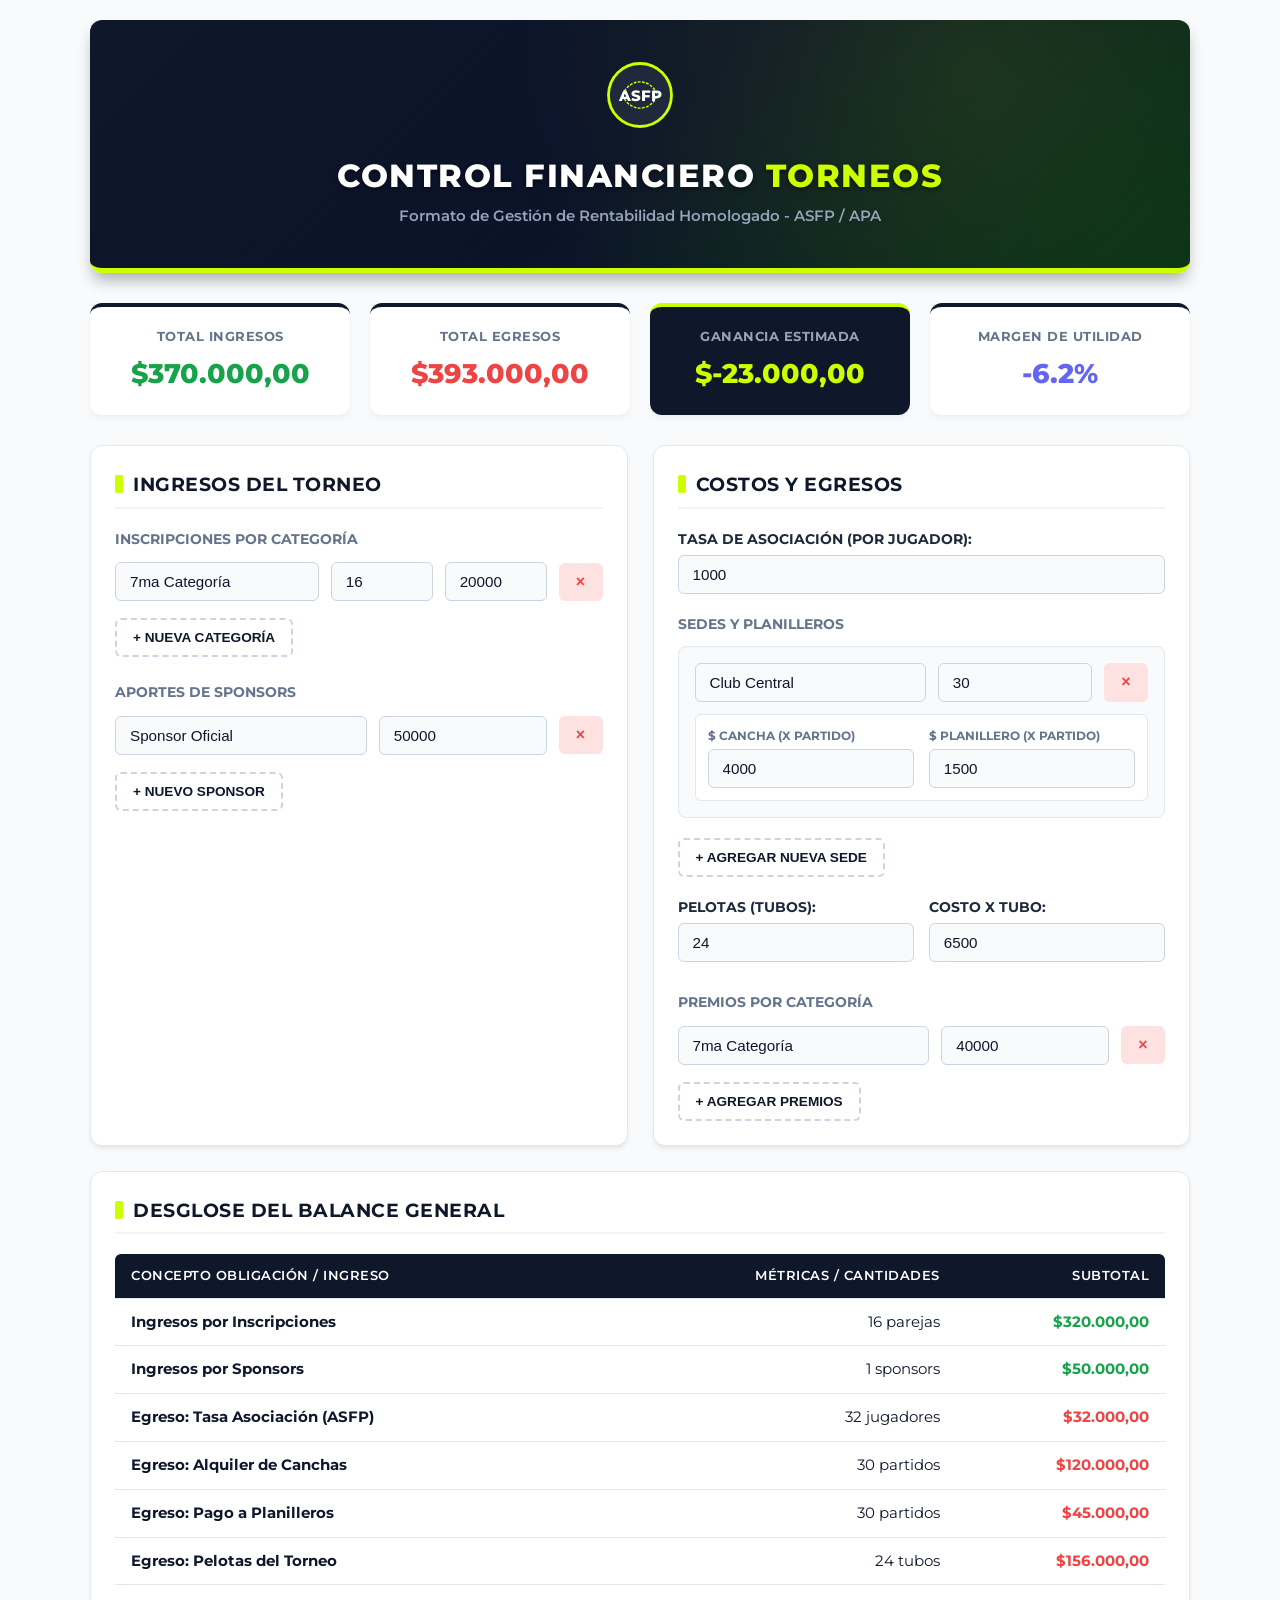
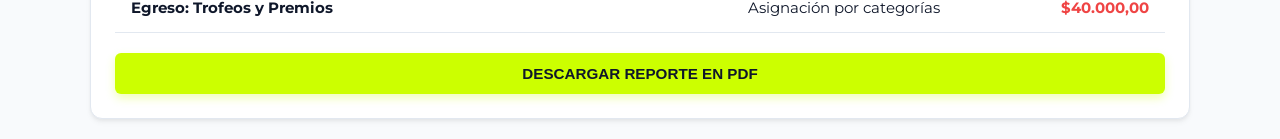
<file: rentabilidadtorneo.html>
<!DOCTYPE html>
<html lang="es">
<head>
    <meta charset="UTF-8">
    <meta name="viewport" content="width=device-width, initial-scale=1.0">
    <title>Balance rápido de Torneos</title>
    <style>
        :root {
            /* Paleta de colores inspirada en ASFP / APA */
            --navy-dark: #0f172a;      /* Azul marino profundo para fondos de tarjetas/headers */
            --navy-light: #1e293b;     /* Azul marino intermedio */
            --padel-green: #ccff00;    /* Verde lima/neón característico de pelotas y acentos ASFP */
            --padel-green-hover: #b5e600;
            --bg-main: #f8fafc;        /* Fondo gris muy claro para el resto de la pantalla */
            --text-dark: #0f172a;
            --text-light: #64748b;
            --border: #cbd5e1;
            --danger: #ef4444;
            --success: #22c55e;
        }

        body {
            font-family: 'Montserrat', 'Segoe UI', Tahoma, Geneva, Verdana, sans-serif;
            background-color: var(--bg-main);
            color: var(--text-dark);
            line-height: 1.5;
            margin: 0;
            padding: 20px;
        }

        .container {
            max-width: 1100px;
            margin: 0 auto;
        }

        /* Header Deportivo Renovado - Inspirado en APA */
        header {
            background: linear-gradient(135deg, var(--navy-dark) 0%, #0b1329 50%, #052e16 100%), 
                        linear-gradient(rgba(204, 255, 0, 0.03) 1px, transparent 1px),
                        linear-gradient(90deg, rgba(204, 255, 0, 0.03) 1px, transparent 1px);
            background-size: 100% 100%, 20px 20px, 20px 20px;
            color: white;
            padding: 40px 20px;
            border-radius: 12px;
            text-align: center;
            margin-bottom: 30px;
            box-shadow: 0 10px 15px -3px rgba(0, 0, 0, 0.3);
            border-bottom: 5px solid var(--padel-green);
            position: relative;
            overflow: hidden;
        }

        header::before {
            content: '';
            position: absolute;
            top: 0; right: 0; bottom: 0; left: 0;
            background: radial-gradient(circle at 80% 20%, rgba(204, 255, 0, 0.1) 0%, transparent 50%);
            pointer-events: none;
        }

        /* Logo SVG dinámico inspirado en ASFP */
        .logo-container {
            margin-bottom: 15px;
            position: relative;
            z-index: 1;
        }

        header h1 {
            font-size: 2rem;
            font-weight: 800;
            margin: 0 0 5px 0;
            text-transform: uppercase;
            letter-spacing: 1.5px;
            position: relative;
            z-index: 1;
            text-shadow: 0 2px 4px rgba(0,0,0,0.5);
        }

        header h1 span {
            color: var(--padel-green);
        }

        header p {
            color: #94a3b8;
            margin: 0;
            font-size: 0.95rem;
            position: relative;
            z-index: 1;
            font-weight: 600;
        }

        .grid {
            display: grid;
            grid-template-columns: 1fr;
            gap: 25px;
        }

        @media (min-width: 768px) {
            .grid {
                grid-template-columns: 1fr 1fr;
            }
            .full-width {
                grid-column: span 2;
            }
        }

        .card {
            background: white;
            border-radius: 12px;
            padding: 24px;
            box-shadow: 0 4px 6px -1px rgba(0, 0, 0, 0.05), 0 2px 4px -1px rgba(0, 0, 0, 0.06);
            border: 1px solid #e2e8f0;
        }

        .card h2 {
            font-size: 1.2rem;
            color: var(--navy-dark);
            margin-top: 0;
            margin-bottom: 20px;
            border-bottom: 2px solid #f1f5f9;
            padding-bottom: 8px;
            text-transform: uppercase;
            letter-spacing: 0.5px;
            display: flex;
            align-items: center;
        }

        .card h2::before {
            content: '';
            display: inline-block;
            width: 8px;
            height: 18px;
            background-color: var(--padel-green);
            margin-right: 10px;
            border-radius: 2px;
        }

        .form-group {
            margin-bottom: 15px;
        }

        label {
            display: block;
            font-weight: 700;
            margin-bottom: 6px;
            font-size: 0.85rem;
            color: var(--navy-light);
            text-transform: uppercase;
        }

        input, select {
            width: 100%;
            padding: 10px 14px;
            border: 1px solid var(--border);
            border-radius: 6px;
            box-sizing: border-box;
            font-size: 0.95rem;
            color: var(--text-dark);
            background-color: #f8fafc;
            transition: all 0.2s;
        }

        input:focus {
            outline: none;
            border-color: var(--navy-dark);
            background-color: #ffffff;
            box-shadow: 0 0 0 3px rgba(15, 23, 42, 0.1);
        }

        .dynamic-row {
            display: grid;
            grid-template-columns: 2fr 1fr 1fr 44px;
            gap: 12px;
            align-items: center;
            margin-bottom: 12px;
        }

        .dynamic-row.sponsor-row {
            grid-template-columns: 3fr 2fr 44px;
        }

        /* Botones */
        .btn {
            background-color: var(--navy-dark);
            color: white;
            border: none;
            padding: 10px 16px;
            border-radius: 6px;
            cursor: pointer;
            font-weight: 700;
            font-size: 0.85rem;
            text-transform: uppercase;
            transition: all 0.2s;
            display: inline-flex;
            align-items: center;
            justify-content: center;
        }

        .btn:hover {
            background-color: var(--navy-light);
            transform: translateY(-1px);
        }

        .btn-danger {
            background-color: #fee2e2;
            color: var(--danger);
            font-weight: bold;
            font-size: 1rem;
        }
        .btn-danger:hover {
            background-color: var(--danger);
            color: white;
        }

        .btn-add {
            margin-top: 5px;
            background-color: transparent;
            color: var(--navy-dark);
            border: 2px dashed var(--border);
        }
        .btn-add:hover {
            background-color: #f1f5f9;
            border-color: var(--navy-dark);
        }

        /* Botón de acción principal para descarga */
        .btn-download {
            background-color: var(--padel-green);
            color: var(--navy-dark);
            font-size: 0.95rem;
            padding: 12px 24px;
            box-shadow: 0 4px 10px rgba(204, 255, 0, 0.3);
            width: 100%;
            margin-top: 20px;
        }
        .btn-download:hover {
            background-color: var(--padel-green-hover);
            color: var(--navy-dark);
        }

        /* Bloques de sedes / clubes */
        .club-block {
            background: #f8fafc;
            border: 1px solid #e2e8f0;
            border-radius: 8px;
            padding: 16px;
            margin-bottom: 15px;
            box-shadow: inset 0 1px 2px rgba(0,0,0,0.02);
        }

        .club-main-info {
            display: grid;
            grid-template-columns: 3fr 2fr 44px;
            gap: 12px;
            margin-bottom: 12px;
        }

        .club-costs-info {
            display: grid;
            grid-template-columns: 1fr 1fr;
            gap: 15px;
            background: #ffffff;
            padding: 12px;
            border-radius: 6px;
            border: 1px solid #e2e8f0;
        }

        .sub-label {
            font-size: 0.75rem;
            color: var(--text-light);
            font-weight: 700;
            text-transform: uppercase;
            margin-bottom: 4px;
            display: block;
        }

        /* Dashboard */
        .dashboard {
            display: grid;
            grid-template-columns: repeat(auto-fit, minmax(220px, 1fr));
            gap: 20px;
            margin-bottom: 30px;
        }

        .kpi-card {
            background: white;
            padding: 20px;
            border-radius: 12px;
            text-align: center;
            box-shadow: 0 4px 6px -1px rgba(0, 0, 0, 0.05);
            border-top: 4px solid var(--navy-dark);
        }

        .kpi-card.destacado {
            background-color: var(--navy-dark);
            color: white;
            border-top: 4px solid var(--padel-green);
        }

        .kpi-card.destacado .kpi-title {
            color: #94a3b8;
        }

        .kpi-title {
            color: var(--text-light);
            font-size: 0.8rem;
            font-weight: 700;
            text-transform: uppercase;
            letter-spacing: 0.5px;
        }

        .kpi-val {
            font-size: 1.7rem;
            font-weight: 800;
            margin-top: 8px;
        }

        .positive { color: #16a34a; }
        .negative { color: var(--danger); }
        .kpi-card.destacado .positive { color: var(--padel-green); }

        /* Tabla de Balance */
        table {
            width: 100%;
            border-collapse: collapse;
            margin-top: 15px;
            font-size: 0.95rem;
        }

        th, td {
            padding: 12px 16px;
            text-align: left;
            border-bottom: 1px solid #e2e8f0;
        }

        th {
            background-color: var(--navy-dark);
            color: white;
            font-weight: 600;
            text-transform: uppercase;
            font-size: 0.8rem;
            letter-spacing: 0.5px;
        }

        th:first-child { border-top-left-radius: 6px; }
        th:last-child { border-top-right-radius: 6px; }

        tr:hover td {
            background-color: #f8fafc;
        }

        .text-right { text-align: right; }

        /* Estilos específicos para impresión / Guardado en PDF */
        @media print {
            body {
                background-color: #ffffff;
                padding: 0;
                color: #000000;
            }
            .container {
                max-width: 100%;
            }
            header {
                box-shadow: none;
                border-radius: 0;
                background: var(--navy-dark) !important;
                color: white !important;
                -webkit-print-color-adjust: exact;
                print-color-adjust: exact;
            }
            header h1 span {
                color: var(--padel-green) !important;
            }
            .card {
                box-shadow: none !important;
                border: 1px solid #cbd5e1 !important;
                page-break-inside: avoid;
            }
            .kpi-card {
                box-shadow: none !important;
                border: 1px solid #cbd5e1 !important;
                -webkit-print-color-adjust: exact;
                print-color-adjust: exact;
            }
            .kpi-card.destacado {
                background-color: var(--navy-dark) !important;
                color: white !important;
            }
            /* Ocultar bloques de carga interactivos en el reporte final para que el PDF quede limpio */
            .grid > .card:not(.full-width) {
                display: none !important; 
            }
            .grid {
                display: block !important;
            }
            .full-width {
                width: 100% !important;
                border: none !important;
                padding: 0 !important;
            }
            .btn-download {
                display: none !important;
            }
            th {
                background-color: var(--navy-dark) !important;
                color: white !important;
                -webkit-print-color-adjust: exact;
                print-color-adjust: exact;
            }
        }
    </style>
    <link href="https://fonts.googleapis.com/css2?family=Montserrat:wght@400;600;700;800&display=swap" rel="stylesheet">
</head>
<body>

<div class="container">
    <header>
        <div class="logo-container">
            <svg width="70" height="70" viewBox="0 0 100 100" fill="none" xmlns="http://www.w3.org/2000/svg">
                <circle cx="50" cy="50" r="45" fill="#1e293b" stroke="#ccff00" stroke-width="4"/>
                <path d="M25 50 C 35 25, 65 25, 75 50" stroke="#ccff00" stroke-width="2" stroke-dasharray="4 2"/>
                <path d="M25 50 C 35 75, 65 75, 75 50" stroke="#ccff00" stroke-width="2" stroke-dasharray="4 2"/>
                <text x="50" y="58" fill="#ffffff" font-family="'Montserrat', sans-serif" font-weight="800" font-size="22" text-anchor="middle">ASFP</text>
            </svg>
        </div>
        <h1>Control Financiero <span>Torneos</span></h1>
        <p>Formato de Gestión de Rentabilidad Homologado - ASFP / APA</p>
    </header>

    <div class="dashboard">
        <div class="kpi-card">
            <div class="kpi-title">Total Ingresos</div>
            <div class="kpi-val positive" id="lbl-total-ingresos">$0.00</div>
        </div>
        <div class="kpi-card">
            <div class="kpi-title">Total Egresos</div>
            <div class="kpi-val negative" id="lbl-total-egresos">$0.00</div>
        </div>
        <div class="kpi-card destacado">
            <div class="kpi-title">Ganancia Estimada</div>
            <div class="kpi-val positive" id="lbl-ganancia">$0.00</div>
        </div>
        <div class="kpi-card">
            <div class="kpi-title">Margen de Utilidad</div>
            <div class="kpi-val" id="lbl-margen" style="color: #6366f1;">0%</div>
        </div>
    </div>

    <div class="grid">
        
        <div class="card">
            <h2>Ingresos del Torneo</h2>
            
            <div style="margin-bottom: 25px;">
                <h3 style="font-size: 0.9rem; margin-bottom: 12px; color: var(--text-light); text-transform: uppercase; font-weight:700;">Inscripciones por Categoría</h3>
                <div id="container-categorias">
                    <div class="dynamic-row">
                        <input type="text" placeholder="Ej: 5ta Caballeros" value="7ma Categoría" class="cat-nombre">
                        <input type="number" placeholder="Parejas" value="16" class="cat-parejas" oninput="calcular()">
                        <input type="number" placeholder="Precio x Pareja" value="20000" class="cat-precio" oninput="calcular()">
                        <button class="btn btn-danger" onclick="eliminarFila(this)">×</button>
                    </div>
                </div>
                <button class="btn btn-add" onclick="agregarCategoria()">+ Nueva Categoría</button>
            </div>

            <div>
                <h3 style="font-size: 0.9rem; margin-bottom: 12px; color: var(--text-light); text-transform: uppercase; font-weight:700;">Aportes de Sponsors</h3>
                <div id="container-sponsors">
                    <div class="dynamic-row sponsor-row">
                        <input type="text" placeholder="Nombre del Sponsor" value="Sponsor Oficial" class="spo-nombre">
                        <input type="number" placeholder="Monto" value="50000" class="spo-monto" oninput="calcular()">
                        <button class="btn btn-danger" onclick="eliminarFila(this)">×</button>
                    </div>
                </div>
                <button class="btn btn-add" onclick="agregarSponsor()">+ Nuevo Sponsor</button>
            </div>
        </div>

        <div class="card">
            <h2>Costos y Egresos</h2>
            
            <div class="form-group">
                <label for="txt-tasa-jugador">Tasa de Asociación (Por Jugador):</label>
                <input type="number" id="txt-tasa-jugador" value="1000" oninput="calcular()">
            </div>

            <div class="form-group" style="margin-top: 20px;">
                <h3 style="font-size: 0.9rem; margin-bottom: 10px; color: var(--text-light); text-transform: uppercase; font-weight:700;">Sedes y Planilleros</h3>
                
                <div id="container-clubes">
                    <div class="club-block">
                        <div class="club-main-info">
                            <input type="text" placeholder="Nombre de la Sede" value="Club Central" class="club-nombre">
                            <input type="number" placeholder="Partidos" value="30" class="club-partidos" oninput="calcular()">
                            <button class="btn btn-danger" onclick="eliminarBloqueClub(this)">×</button>
                        </div>
                        <div class="club-costs-info">
                            <div>
                                <span class="sub-label">$ Cancha (x Partido)</span>
                                <input type="number" value="4000" class="club-costo-cancha" oninput="calcular()">
                            </div>
                            <div>
                                <span class="sub-label">$ Planillero (x Partido)</span>
                                <input type="number" value="1500" class="club-costo-planil" oninput="calcular()">
                            </div>
                        </div>
                    </div>
                </div>
                <button class="btn btn-add" onclick="agregarClub()">+ Agregar Nueva Sede</button>
            </div>

            <div style="margin-top: 20px; display: grid; grid-template-columns: 1fr 1fr; gap: 15px;">
                <div class="form-group">
                    <label for="txt-pelotas-cant">Pelotas (Tubos):</label>
                    <input type="number" id="txt-pelotas-cant" value="24" oninput="calcular()">
                </div>
                <div class="form-group">
                    <label for="txt-pelotas-costo">Costo x Tubo:</label>
                    <input type="number" id="txt-pelotas-costo" value="6500" oninput="calcular()">
                </div>
            </div>

            <div style="margin-top: 15px;">
                <h3 style="font-size: 0.9rem; margin-bottom: 12px; color: var(--text-light); text-transform: uppercase; font-weight:700;">Premios por Categoría</h3>
                <div id="container-premios">
                    <div class="dynamic-row sponsor-row">
                        <input type="text" placeholder="Ej: 7ma Cat" value="7ma Categoría" class="premio-cat">
                        <input type="number" placeholder="Inversión Premios" value="40000" class="premio-monto" oninput="calcular()">
                        <button class="btn btn-danger" onclick="eliminarFila(this)">×</button>
                    </div>
                </div>
                <button class="btn btn-add" onclick="agregarPremio()">+ Agregar Premios</button>
            </div>
        </div>

        <div class="card full-width">
            <h2>Desglose del Balance General</h2>
            <table>
                <thead>
                    <tr>
                        <th>Concepto Obligación / Ingreso</th>
                        <th class="text-right">Métricas / Cantidades</th>
                        <th class="text-right">Subtotal</th>
                    </tr>
                </thead>
                <tbody>
                    <tr>
                        <td><strong>Ingresos por Inscripciones</strong></td>
                        <td id="det-inscripciones" class="text-right">0 parejas</td>
                        <td id="tot-inscripciones" class="text-right positive" style="font-weight: 700;">$0.00</td>
                    </tr>
                    <tr>
                        <td><strong>Ingresos por Sponsors</strong></td>
                        <td id="det-sponsors" class="text-right">0 sponsors</td>
                        <td id="tot-sponsors" class="text-right positive" style="font-weight: 700;">$0.00</td>
                    </tr>
                    <tr>
                        <td><strong>Egreso: Tasa Asociación (ASFP)</strong></td>
                        <td id="det-tasa" class="text-right">0 jugadores</td>
                        <td id="tot-tasa" class="text-right negative" style="font-weight: 700;">$0.00</td>
                    </tr>
                    <tr>
                        <td><strong>Egreso: Alquiler de Canchas</strong></td>
                        <td id="det-canchas" class="text-right">0 partidos totales</td>
                        <td id="tot-canchas" class="text-right negative" style="font-weight: 700;">$0.00</td>
                    </tr>
                    <tr>
                        <td><strong>Egreso: Pago a Planilleros</strong></td>
                        <td id="det-planilleros" class="text-right">0 partidos totales</td>
                        <td id="tot-planilleros" class="text-right negative" style="font-weight: 700;">$0.00</td>
                    </tr>
                    <tr>
                        <td><strong>Egreso: Pelotas del Torneo</strong></td>
                        <td id="det-pelotas" class="text-right">0 tubos</td>
                        <td id="tot-pelotas" class="text-right negative" style="font-weight: 700;">$0.00</td>
                    </tr>
                    <tr>
                        <td><strong>Egreso: Trofeos y Premios</strong></td>
                        <td class="text-right">Asignación por categorías</td>
                        <td id="tot-premios" class="text-right negative" style="font-weight: 700;">$0.00</td>
                    </tr>
                </tbody>
            </table>

            <button class="btn btn-download" onclick="descargarPDF()">Descargar Reporte en PDF</button>
        </div>
    </div>
</div>

<script>
    const formatMoneda = (valor) => {
        return '$' + parseFloat(valor).toLocaleString('es-AR', { minimumFractionDigits: 2, maximumFractionDigits: 2 });
    };

    function agregarCategoria() {
        const div = document.createElement('div');
        div.className = 'dynamic-row';
        div.innerHTML = `
            <input type="text" placeholder="Ej: 5ta Caballeros" class="cat-nombre">
            <input type="number" placeholder="Parejas" value="0" class="cat-parejas" oninput="calcular()">
            <input type="number" placeholder="Precio x Pareja" value="0" class="cat-precio" oninput="calcular()">
            <button class="btn btn-danger" onclick="eliminarFila(this)">×</button>
        `;
        document.getElementById('container-categorias').appendChild(div);
    }

    function agregarSponsor() {
        const div = document.createElement('div');
        div.className = 'dynamic-row sponsor-row';
        div.innerHTML = `
            <input type="text" placeholder="Nombre del Sponsor" class="spo-nombre">
            <input type="number" placeholder="Monto" value="0" class="spo-monto" oninput="calcular()">
            <button class="btn btn-danger" onclick="eliminarFila(this)">×</button>
        `;
        document.getElementById('container-sponsors').appendChild(div);
    }

    function agregarClub() {
        const div = document.createElement('div');
        div.className = 'club-block';
        div.innerHTML = `
            <div class="club-main-info">
                <input type="text" placeholder="Nombre de la Sede" class="club-nombre">
                <input type="number" placeholder="Partidos" value="0" class="club-partidos" oninput="calcular()">
                <button class="btn btn-danger" onclick="eliminarBloqueClub(this)">×</button>
            </div>
            <div class="club-costs-info">
                <div>
                    <span class="sub-label">$ Cancha (x Partido)</span>
                    <input type="number" value="0" class="club-costo-cancha" oninput="calcular()">
                </div>
                <div>
                    <span class="sub-label">$ Planillero (x Partido)</span>
                    <input type="number" value="0" class="club-costo-planil" oninput="calcular()">
                </div>
            </div>
        `;
        document.getElementById('container-clubes').appendChild(div);
    }

    function agregarPremio() {
        const div = document.createElement('div');
        div.className = 'dynamic-row sponsor-row';
        div.innerHTML = `
            <input type="text" placeholder="Ej: 7ma Cat" class="premio-cat">
            <input type="number" placeholder="Inversión Premios" value="0" class="premio-monto" oninput="calcular()">
            <button class="btn btn-danger" onclick="eliminarFila(this)">×</button>
        `;
        document.getElementById('container-premios').appendChild(div);
    }

    function eliminarFila(boton) {
        boton.parentElement.remove();
        calcular();
    }

    function eliminarBloqueClub(boton) {
        boton.closest('.club-block').remove();
        calcular();
    }

    function calcular() {
        // --- 1. CÁLCULO DE INGRESOS ---
        let totalInscripciones = 0;
        let totalParejas = 0;
        const filasCategorias = document.querySelectorAll('#container-categorias .dynamic-row');
        filasCategorias.forEach(fila => {
            const parejas = parseFloat(fila.querySelector('.cat-parejas').value) || 0;
            const precio = parseFloat(fila.querySelector('.cat-precio').value) || 0;
            totalInscripciones += (parejas * precio);
            totalParejas += parejas;
        });

        let totalSponsors = 0;
        let cantSponsors = 0;
        const filasSponsors = document.querySelectorAll('#container-sponsors .dynamic-row');
        filasSponsors.forEach(fila => {
            const monto = parseFloat(fila.querySelector('.spo-monto').value) || 0;
            if(monto > 0) cantSponsors++;
            totalSponsors += monto;
        });

        const totalIngresos = totalInscripciones + totalSponsors;

        // --- 2. CÁLCULO DE EGRESOS ---
        const totalJugadores = totalParejas * 2;
        const tasaPorJugador = parseFloat(document.getElementById('txt-tasa-jugador').value) || 0;
        const totalTasaAsociacion = totalJugadores * tasaPorJugador;

        let totalCanchas = 0;
        let totalPlanilleros = 0;
        let totalPartidos = 0;
        
        const bloquesClubes = document.querySelectorAll('#container-clubes .club-block');
        bloquesClubes.forEach(bloque => {
            const partidos = parseFloat(bloque.querySelector('.club-partidos').value) || 0;
            const costoCancha = parseFloat(bloque.querySelector('.club-costo-cancha').value) || 0;
            const costoPlanillero = parseFloat(bloque.querySelector('.club-costo-planil').value) || 0;

            totalPartidos += partidos;
            totalCanchas += (partidos * costoCancha);
            totalPlanilleros += (partidos * costoPlanillero);
        });

        const pelotasCant = parseFloat(document.getElementById('txt-pelotas-cant').value) || 0;
        const pelotasCostoUnit = parseFloat(document.getElementById('txt-pelotas-costo').value) || 0;
        const totalPelotas = pelotasCant * pelotasCostoUnit;

        let totalPremios = 0;
        const filasPremios = document.querySelectorAll('#container-premios .dynamic-row');
        filasPremios.forEach(fila => {
            const monto = parseFloat(fila.querySelector('.premio-monto').value) || 0;
            totalPremios += monto;
        });

        const totalEgresos = totalTasaAsociacion + totalCanchas + totalPlanilleros + totalPelotas + totalPremios;

        // --- 3. BALANCE Y RENTABILIDAD ---
        const gananciaNeta = totalIngresos - totalEgresos;
        let margenUtilidad = 0;
        if (totalIngresos > 0) {
            margenUtilidad = (gananciaNeta / totalIngresos) * 100;
        }

        // --- 4. ACTUALIZAR INTERFAZ ---
        document.getElementById('lbl-total-ingresos').innerText = formatMoneda(totalIngresos);
        document.getElementById('lbl-total-egresos').innerText = formatMoneda(totalEgresos);
        
        const lblGanancia = document.getElementById('lbl-ganancia');
        lblGanancia.innerText = formatMoneda(gananciaNeta);

        document.getElementById('lbl-margen').innerText = margenUtilidad.toFixed(1) + '%';

        // Desglose de la Tabla
        document.getElementById('det-inscripciones').innerText = `${totalParejas} parejas`;
        document.getElementById('tot-inscripciones').innerText = formatMoneda(totalInscripciones);

        document.getElementById('det-sponsors').innerText = `${cantSponsors} sponsors`;
        document.getElementById('tot-sponsors').innerText = formatMoneda(totalSponsors);

        document.getElementById('det-tasa').innerText = `${totalJugadores} jugadores`;
        document.getElementById('tot-tasa').innerText = formatMoneda(totalTasaAsociacion);

        document.getElementById('det-canchas').innerText = `${totalPartidos} partidos`;
        document.getElementById('tot-canchas').innerText = formatMoneda(totalCanchas);

        document.getElementById('det-planilleros').innerText = `${totalPartidos} partidos`;
        document.getElementById('tot-planilleros').innerText = formatMoneda(totalPlanilleros);

        document.getElementById('det-pelotas').innerText = `${pelotasCant} tubos`;
        document.getElementById('tot-pelotas').innerText = formatMoneda(totalPelotas);

        document.getElementById('tot-premios').innerText = formatMoneda(totalPremios);
    }

    function descargarPDF() {
        // Ejecuta la impresión nativa del navegador optimizada por CSS @media print
        window.print();
    }

    window.onload = function() {
        calcular();
    };
</script>

</body>
</html>
</file>
